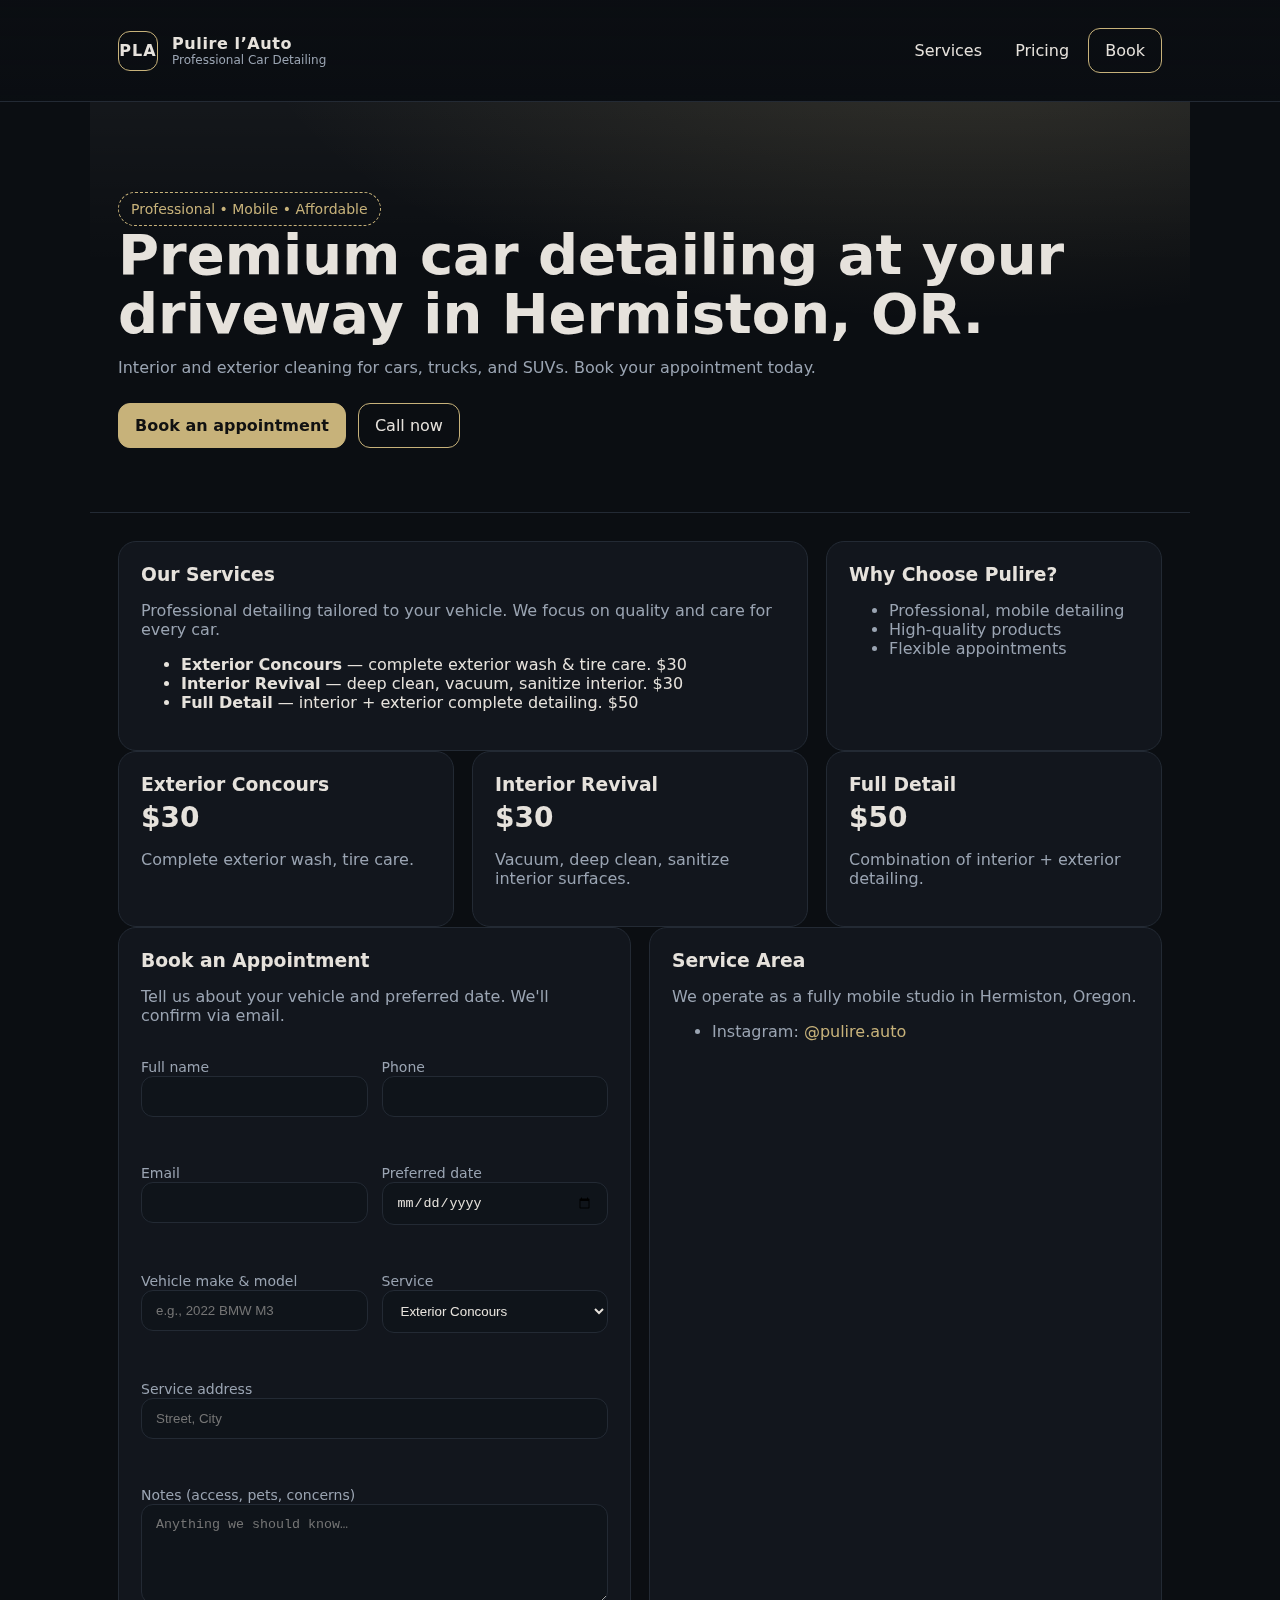
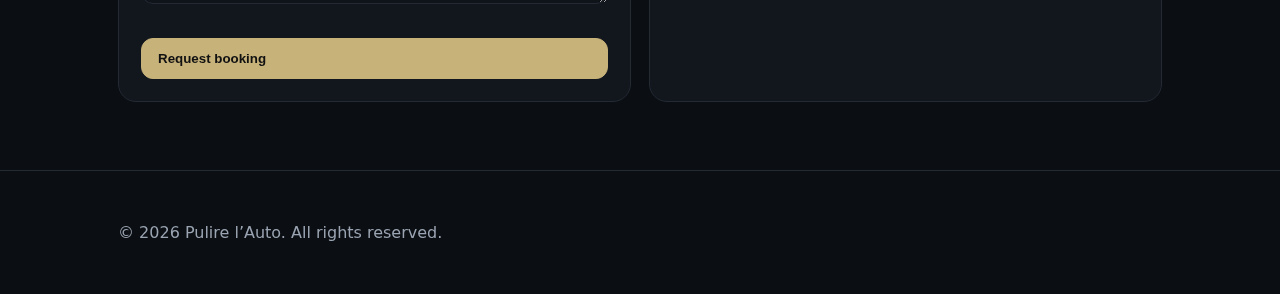
<file: index.html>
<!doctype html>
<html lang="en">
<head>
  <meta charset="utf-8" />
  <meta name="viewport" content="width=device-width, initial-scale=1" />
  <title>Pulire l’Auto — Professional Car Detailing</title>
  <meta name="description" content="Pulire l’Auto — Professional mobile car detailing in Hermiston, OR. Book an appointment online." />
  <style>
    :root{
      --bg:#0b0e12;
      --ink:#e6e2dc;
      --tint:#9aa4b2;
      --accent:#c7b27a;
      --card:#12161d;
      --stroke:#232a34;
    }
    *{box-sizing:border-box}
    html,body{margin:0;padding:0;font-family:ui-sans-serif,system-ui,-apple-system,Segoe UI,Roboto,Helvetica,Arial; color:var(--ink);background:var(--bg);}
    a{color:var(--accent);text-decoration:none}
    .container{max-width:1100px;margin-inline:auto;padding:28px}
    header{position:sticky;top:0;background:linear-gradient(to bottom, rgba(11,14,18,.95), rgba(11,14,18,.7));backdrop-filter:saturate(140%) blur(8px);border-bottom:1px solid var(--stroke);z-index:20}
    header .bar{display:flex;align-items:center;justify-content:space-between;gap:16px}
    .brand{display:flex;align-items:center;gap:14px}
    .emblem{height:40px;width:40px;border:1px solid var(--accent);border-radius:12px;display:grid;place-items:center;font-weight:700;letter-spacing:1px}
    .title{font-weight:700;letter-spacing:.6px}
    nav a{padding:10px 14px;border-radius:10px;color:var(--ink)}
    nav a:hover{background:rgba(255,255,255,.05)}
    .btn{display:inline-flex;align-items:center;gap:10px;padding:12px 16px;border-radius:12px;border:1px solid var(--accent);color:var(--ink)}
    .btn.solid{background:var(--accent);color:#111;border-color:var(--accent);font-weight:700}
    .hero{padding:90px 28px 64px;background:
      radial-gradient(1200px 500px at 80% -20%, rgba(199,178,122,.18), transparent 60%),
      linear-gradient(180deg, rgba(255,255,255,.04), transparent 40%);
      border-bottom:1px solid var(--stroke)}
    .hero h1{font-size:clamp(36px,5vw,56px);line-height:1.05;margin:0 0 14px}
    .hero p{color:var(--tint);max-width:720px;margin:0 0 26px}
    .pill{display:inline-flex;gap:8px;align-items:center;border:1px dashed var(--accent);color:var(--accent);padding:8px 12px;border-radius:999px;font-size:14px}
    .grid{display:grid;grid-template-columns:repeat(12,1fr);gap:18px}
    .card{grid-column:span 12;background:var(--card);border:1px solid var(--stroke);border-radius:18px;padding:22px}
    @media(min-width:900px){.span-4{grid-column:span 4}.span-6{grid-column:span 6}.span-8{grid-column:span 8}}
    .card h3{margin:0 0 6px}
    .muted{color:var(--tint)}
    .price{font-size:28px;font-weight:800}
    .badge{display:inline-block;padding:4px 10px;border:1px solid var(--accent);border-radius:999px;color:var(--accent);font-size:12px}
    form{display:grid;gap:14px}
    label{font-size:14px;color:var(--tint)}
    input,select,textarea{background:#0f141a;border:1px solid var(--stroke);border-radius:12px;color:var(--ink);padding:12px 14px;width:100%}
    textarea{min-height:100px;resize:vertical}
    .two{display:grid;gap:14px}
    @media(min-width:700px){.two{grid-template-columns:1fr 1fr}}
    .note{font-size:12px;color:var(--tint)}
    .success{display:none;margin-top:10px;color:#8fd694}
    footer{border-top:1px solid var(--stroke);margin-top:40px;padding:24px 0;color:var(--tint)}
  </style>
</head>
<body>
  <header>
    <div class="container bar">
      <div class="brand">
        <div class="emblem">PLA</div>
        <div>
          <div class="title">Pulire l’Auto</div>
          <div class="muted" style="font-size:12px">Professional Car Detailing</div>
        </div>
      </div>
      <nav>
        <a href="#services">Services</a>
        <a href="#pricing">Pricing</a>
        <a href="#booking" class="btn">Book</a>
      </nav>
    </div>
  </header>

  <section class="hero container">
    <span class="pill">Professional • Mobile • Affordable</span>
    <h1>Premium car detailing at your driveway in Hermiston, OR.</h1>
    <p class="muted">Interior and exterior cleaning for cars, trucks, and SUVs. Book your appointment today.</p>
    <div style="display:flex;gap:12px;flex-wrap:wrap">
      <a class="btn solid" href="#booking">Book an appointment</a>
      <a class="btn" href="tel:+1-000-000-0000">Call now</a>
    </div>
  </section>

  <main class="container" id="services">
    <div class="grid">
      <article class="card span-8">
        <h3>Our Services</h3>
        <p class="muted">Professional detailing tailored to your vehicle. We focus on quality and care for every car.</p>
        <ul>
          <li><strong>Exterior Concours</strong> — complete exterior wash & tire care. $30</li>
          <li><strong>Interior Revival</strong> — deep clean, vacuum, sanitize interior. $30</li>
          <li><strong>Full Detail</strong> — interior + exterior complete detailing. $50</li>
        </ul>
      </article>
      <aside class="card span-4">
        <h3>Why Choose Pulire?</h3>
        <ul class="muted">
          <li>Professional, mobile detailing</li>
          <li>High-quality products</li>
          <li>Flexible appointments</li>
        </ul>
      </aside>
    </div>

    <section id="pricing" class="grid" aria-label="Pricing">
      <div class="card span-4">
        <h3>Exterior Concours</h3>
        <div class="price">$30</div>
        <p class="muted">Complete exterior wash, tire care.</p>
      </div>
      <div class="card span-4">
        <h3>Interior Revival</h3>
        <div class="price">$30</div>
        <p class="muted">Vacuum, deep clean, sanitize interior surfaces.</p>
      </div>
      <div class="card span-4">
        <h3>Full Detail</h3>
        <div class="price">$50</div>
        <p class="muted">Combination of interior + exterior detailing.</p>
      </div>
    </section>

    <section id="booking" class="grid" aria-label="Booking">
      <div class="card span-6">
        <h3>Book an Appointment</h3>
        <p class="muted">Tell us about your vehicle and preferred date. We'll confirm via email.</p>
        <form action="https://formspree.io/f/xldwlvdv" method="POST" id="bookingForm">
          <div class="two">
            <p>
              <label>Full name</label>
              <input required name="name" autocomplete="name" />
            </p>
            <p>
              <label>Phone</label>
              <input required name="phone" type="tel" autocomplete="tel" />
            </p>
          </div>
          <div class="two">
            <p>
              <label>Email</label>
              <input required name="email" type="email" autocomplete="email" />
            </p>
            <p>
              <label>Preferred date</label>
              <input required name="date" type="date" />
            </p>
          </div>
          <div class="two">
            <p>
              <label>Vehicle make & model</label>
              <input required name="vehicle" placeholder="e.g., 2022 BMW M3" />
            </p>
            <p>
              <label>Service</label>
              <select name="service" required>
                <option value="Exterior Concours">Exterior Concours</option>
                <option value="Interior Revival">Interior Revival</option>
                <option value="Full Detail">Full Detail</option>
              </select>
            </p>
          </div>
          <p>
            <label>Service address</label>
            <input required name="address" placeholder="Street, City" autocomplete="street-address" />
          </p>
          <p>
            <label>Notes (access, pets, concerns)</label>
            <textarea name="notes" placeholder="Anything we should know…"></textarea>
          </p>
          <button class="btn solid" type="submit">Request booking</button>
          <div class="success" id="successMsg">Thanks! We received your request and will confirm shortly.</div>
        </form>
      </div>

      <div class="card span-6">
        <h3>Service Area</h3>
        <p class="muted">We operate as a fully mobile studio in Hermiston, Oregon.</p>
        <ul class="muted">
          <li>Instagram: <a href="https://instagram.com/pulire.auto" target="_blank" rel="noopener">@pulire.auto</a></li>
        </ul>
      </div>
    </section>
  </main>

  <footer>
    <div class="container">© <span id="year"></span> Pulire l’Auto. All rights reserved.</div>
  </footer>

  <script>
    document.getElementById('year').textContent = new Date().getFullYear();
    const form = document.getElementById('bookingForm');
    form?.addEventListener('submit', async function(e){
      e.preventDefault();
      const data = new FormData(form);
      const res = await fetch(form.action, {method:'POST', body:data, headers:{'Accept':'application/json'}});
      if(res.ok){document.getElementById('successMsg').style.display='block'; form.reset();}
      else{alert("Oops! Problem submitting form.")}
    });
  </script>
</body>
</html>
</file>
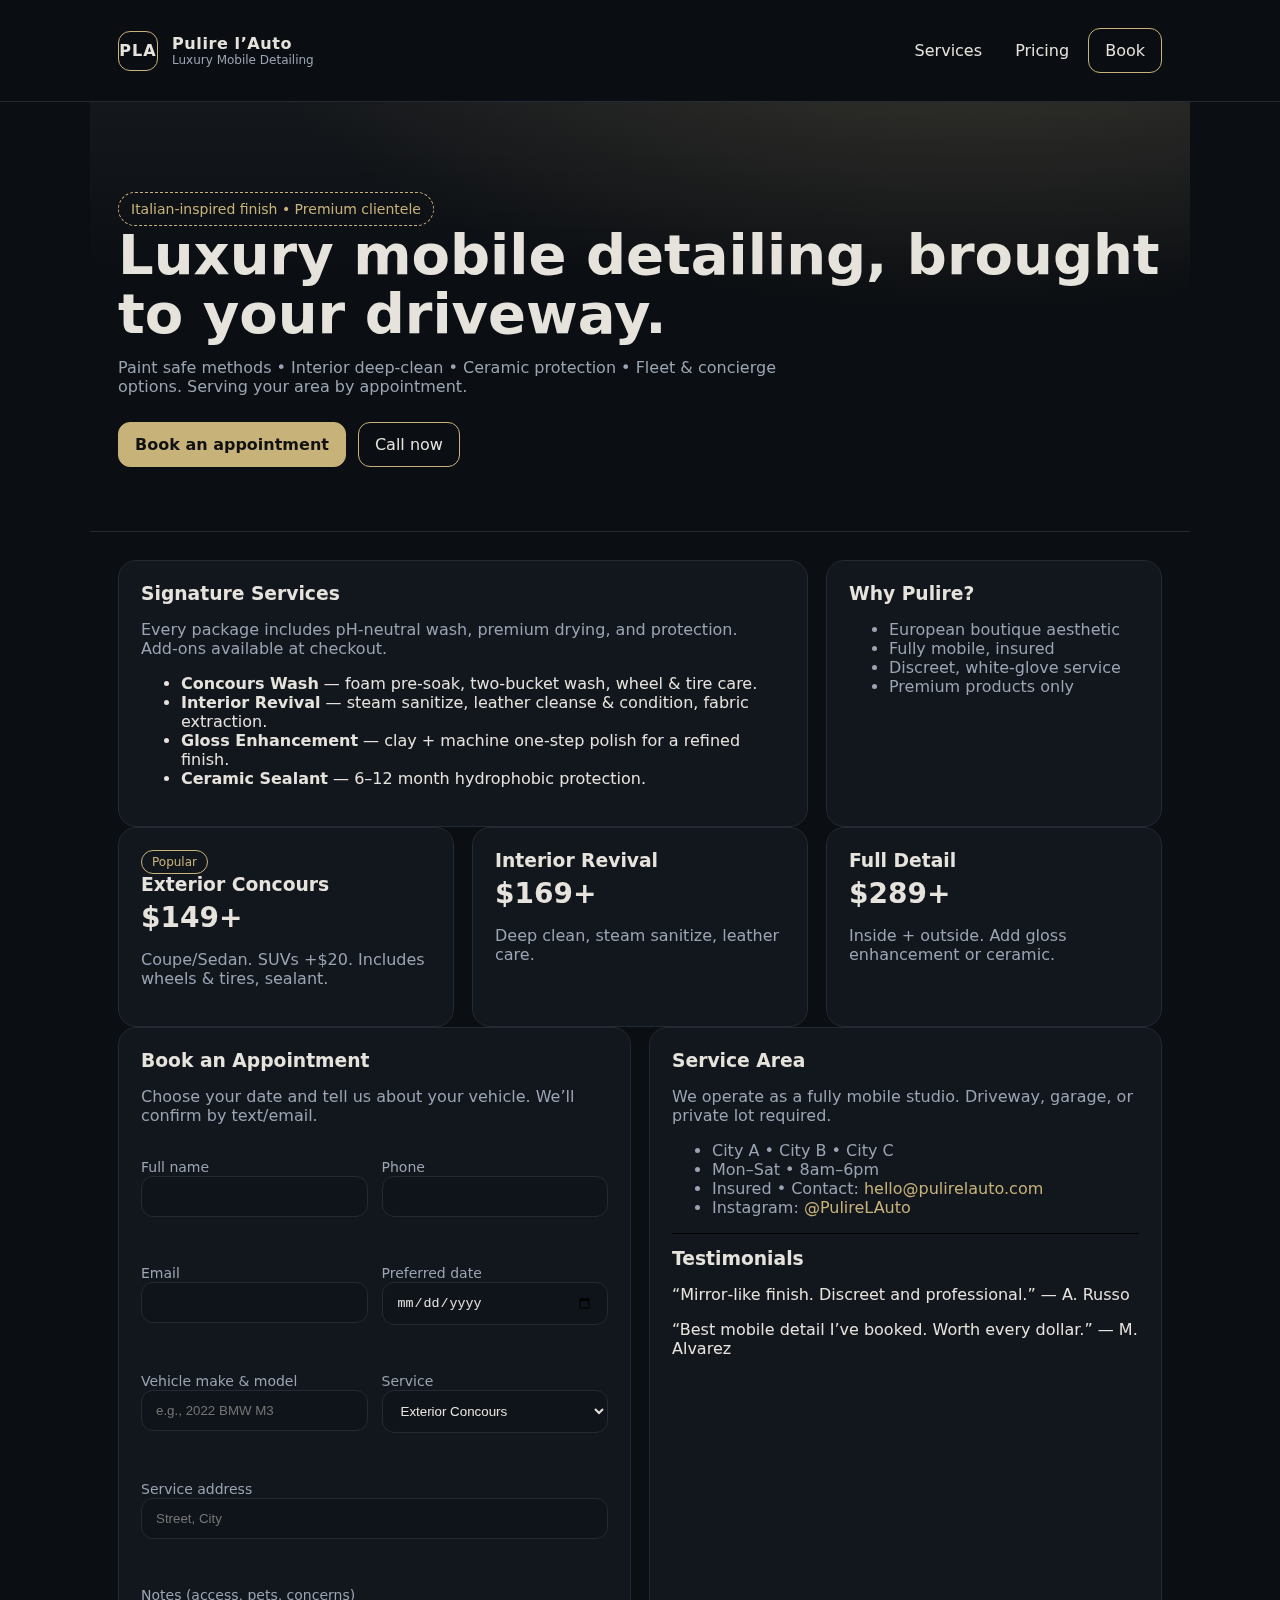
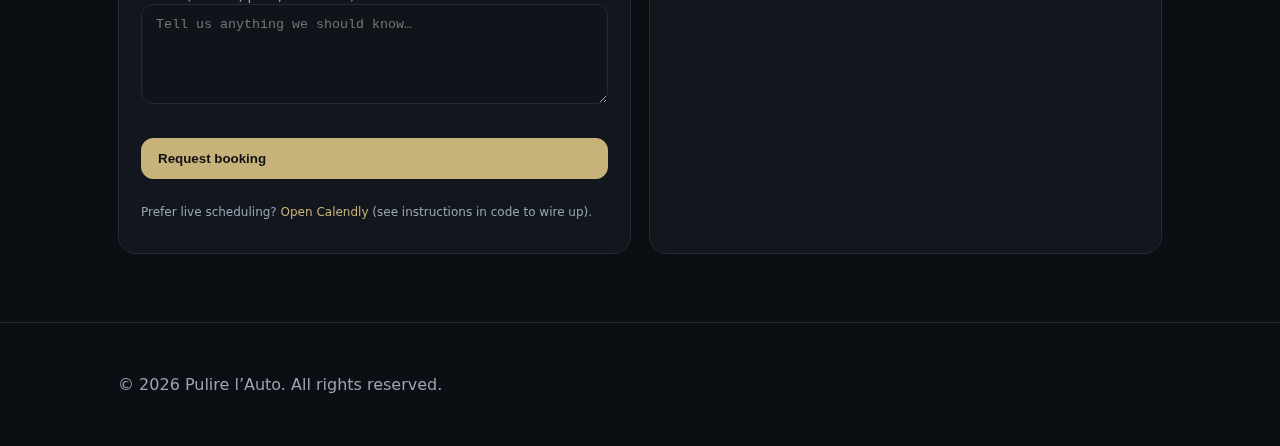
<file: pulire_lauto_one_page_booking_site.html>
<!doctype html>
<html lang="en">
<head>
  <meta charset="utf-8" />
  <meta name="viewport" content="width=device-width, initial-scale=1" />
  <title>Pulire l’Auto — Luxury Mobile Detailing</title>
  <meta name="description" content="Pulire l’Auto — Luxury mobile car detailing. Book an appointment online." />
  <style>
    :root{
      --bg:#0b0e12;          /* near‑black */
      --ink:#e6e2dc;         /* warm off‑white */
      --tint:#9aa4b2;        /* muted gray */
      --accent:#c7b27a;      /* champagne gold */
      --card:#12161d;        /* card bg */
      --stroke:#232a34;      /* subtle borders */
    }
    *{box-sizing:border-box}
    html,body{margin:0;padding:0;font-family:ui-sans-serif,system-ui,-apple-system,Segoe UI,Roboto,Helvetica,Arial; color:var(--ink);background:var(--bg);}
    a{color:var(--accent);text-decoration:none}
    .container{max-width:1100px;margin-inline:auto;padding:28px}
    /* Header */
    header{position:sticky;top:0;background:linear-gradient(to bottom, rgba(11,14,18,.95), rgba(11,14,18,.7));backdrop-filter:saturate(140%) blur(8px);border-bottom:1px solid var(--stroke);z-index:20}
    header .bar{display:flex;align-items:center;justify-content:space-between;gap:16px}
    .brand{display:flex;align-items:center;gap:14px}
    .emblem{height:40px;width:40px;border:1px solid var(--accent);border-radius:12px;display:grid;place-items:center;font-weight:700;letter-spacing:1px}
    .title{font-weight:700;letter-spacing:.6px}
    nav a{padding:10px 14px;border-radius:10px;color:var(--ink)}
    nav a:hover{background:rgba(255,255,255,.05)}
    .btn{display:inline-flex;align-items:center;gap:10px;padding:12px 16px;border-radius:12px;border:1px solid var(--accent);color:var(--ink)}
    .btn.solid{background:var(--accent);color:#111;border-color:var(--accent);font-weight:700}

    /* Hero */
    .hero{padding:90px 28px 64px;background:
      radial-gradient(1200px 500px at 80% -20%, rgba(199,178,122,.18), transparent 60%),
      linear-gradient(180deg, rgba(255,255,255,.04), transparent 40%);
      border-bottom:1px solid var(--stroke)
    }
    .hero h1{font-size:clamp(36px,5vw,56px);line-height:1.05;margin:0 0 14px}
    .hero p{color:var(--tint);max-width:720px;margin:0 0 26px}
    .pill{display:inline-flex;gap:8px;align-items:center;border:1px dashed var(--accent);color:var(--accent);padding:8px 12px;border-radius:999px;font-size:14px}

    /* Grid cards */
    .grid{display:grid;grid-template-columns:repeat(12,1fr);gap:18px}
    .card{grid-column:span 12;background:var(--card);border:1px solid var(--stroke);border-radius:18px;padding:22px}
    @media(min-width:900px){.span-4{grid-column:span 4}.span-6{grid-column:span 6}.span-8{grid-column:span 8}}
    .card h3{margin:0 0 6px}
    .muted{color:var(--tint)}

    /* Pricing */
    .price{font-size:28px;font-weight:800}
    .badge{display:inline-block;padding:4px 10px;border:1px solid var(--accent);border-radius:999px;color:var(--accent);font-size:12px}

    /* Form */
    form{display:grid;gap:14px}
    label{font-size:14px;color:var(--tint)}
    input,select,textarea{background:#0f141a;border:1px solid var(--stroke);border-radius:12px;color:var(--ink);padding:12px 14px;width:100%}
    textarea{min-height:100px;resize:vertical}
    .two{display:grid;gap:14px}
    @media(min-width:700px){.two{grid-template-columns:1fr 1fr}}
    .note{font-size:12px;color:var(--tint)}
    .success{display:none;margin-top:10px;color:#8fd694}

    footer{border-top:1px solid var(--stroke);margin-top:40px;padding:24px 0;color:var(--tint)}
  </style>
</head>
<body>
  <header>
    <div class="container bar">
      <div class="brand">
        <div class="emblem">PLA</div>
        <div>
          <div class="title">Pulire l’Auto</div>
          <div class="muted" style="font-size:12px">Luxury Mobile Detailing</div>
        </div>
      </div>
      <nav>
        <a href="#services">Services</a>
        <a href="#pricing">Pricing</a>
        <a href="#booking" class="btn">Book</a>
      </nav>
    </div>
  </header>

  <section class="hero container">
    <span class="pill">Italian‑inspired finish • Premium clientele</span>
    <h1>Luxury mobile detailing, brought to your driveway.</h1>
    <p class="muted">Paint safe methods • Interior deep‑clean • Ceramic protection • Fleet & concierge options. Serving your area by appointment.</p>
    <div style="display:flex;gap:12px;flex-wrap:wrap">
      <a class="btn solid" href="#booking">Book an appointment</a>
      <a class="btn" href="tel:+1-000-000-0000">Call now</a>
    </div>
  </section>

  <main class="container" id="services">
    <div class="grid">
      <article class="card span-8">
        <h3>Signature Services</h3>
        <p class="muted">Every package includes pH‑neutral wash, premium drying, and protection. Add‑ons available at checkout.</p>
        <ul>
          <li><strong>Concours Wash</strong> — foam pre‑soak, two‑bucket wash, wheel & tire care.</li>
          <li><strong>Interior Revival</strong> — steam sanitize, leather cleanse & condition, fabric extraction.</li>
          <li><strong>Gloss Enhancement</strong> — clay + machine one‑step polish for a refined finish.</li>
          <li><strong>Ceramic Sealant</strong> — 6–12 month hydrophobic protection.</li>
        </ul>
      </article>
      <aside class="card span-4">
        <h3>Why Pulire?</h3>
        <ul class="muted">
          <li>European boutique aesthetic</li>
          <li>Fully mobile, insured</li>
          <li>Discreet, white‑glove service</li>
          <li>Premium products only</li>
        </ul>
      </aside>
    </div>

    <section id="pricing" class="grid" aria-label="Pricing">
      <div class="card span-4">
        <div class="badge">Popular</div>
        <h3>Exterior Concours</h3>
        <div class="price">$149+</div>
        <p class="muted">Coupe/Sedan. SUVs +$20. Includes wheels & tires, sealant.</p>
      </div>
      <div class="card span-4">
        <h3>Interior Revival</h3>
        <div class="price">$169+</div>
        <p class="muted">Deep clean, steam sanitize, leather care.</p>
      </div>
      <div class="card span-4">
        <h3>Full Detail</h3>
        <div class="price">$289+</div>
        <p class="muted">Inside + outside. Add gloss enhancement or ceramic.</p>
      </div>
    </section>

    <section id="booking" class="grid" aria-label="Booking">
      <div class="card span-6">
        <h3>Book an Appointment</h3>
        <p class="muted">Choose your date and tell us about your vehicle. We’ll confirm by text/email.</p>

        <!--
          OPTION A — Netlify Forms (no backend):
          1) Deploy this file to Netlify.
          2) Form submissions appear in the Netlify dashboard.
        -->
        <form name="pulire-booking" method="POST" data-netlify="true" netlify-honeypot="bot-field" id="bookingForm">
          <input type="hidden" name="form-name" value="pulire-booking" />
          <p style="display:none">
            <label>Don’t fill this out if you’re human: <input name="bot-field" /></label>
          </p>

          <div class="two">
            <p>
              <label>Full name</label>
              <input required name="name" autocomplete="name" />
            </p>
            <p>
              <label>Phone</label>
              <input required name="phone" type="tel" autocomplete="tel" />
            </p>
          </div>

          <div class="two">
            <p>
              <label>Email</label>
              <input required name="email" type="email" autocomplete="email" />
            </p>
            <p>
              <label>Preferred date</label>
              <input required name="date" type="date" />
            </p>
          </div>

          <div class="two">
            <p>
              <label>Vehicle make & model</label>
              <input required name="vehicle" placeholder="e.g., 2022 BMW M3" />
            </p>
            <p>
              <label>Service</label>
              <select name="service" required>
                <option value="Exterior Concours">Exterior Concours</option>
                <option value="Interior Revival">Interior Revival</option>
                <option value="Full Detail">Full Detail</option>
                <option value="Gloss Enhancement">Gloss Enhancement</option>
                <option value="Ceramic Sealant">Ceramic Sealant</option>
              </select>
            </p>
          </div>

          <p>
            <label>Service address</label>
            <input required name="address" placeholder="Street, City" autocomplete="street-address" />
          </p>

          <p>
            <label>Notes (access, pets, concerns)</label>
            <textarea name="notes" placeholder="Tell us anything we should know…"></textarea>
          </p>

          <button class="btn solid" type="submit">Request booking</button>
          <div class="success" id="successMsg">Thanks! We received your request and will confirm shortly.</div>
          <p class="note">Prefer live scheduling? <a href="#" id="calendlyLink">Open Calendly</a> (see instructions in code to wire up).</p>
        </form>

        <!--
          OPTION B — Formspree (email to you):
          1) Replace the <form> tag with: <form action="https://formspree.io/f/yourid" method="POST"> and remove Netlify attributes.
          2) Create a free Formspree form to get your endpoint.

          OPTION C — Calendly popup (true self‑serve scheduling):
          1) Create a Calendly event type.
          2) Add this script before </body>:
             <script src="https://assets.calendly.com/assets/external/widget.js" defer></script>
          3) Replace the # link above with your scheduling link and attach:
             document.querySelector('#calendlyLink').addEventListener('click', (e)=>{ e.preventDefault(); Calendly.initPopupWidget({url:'https://calendly.com/your-handle/60min'}); });
        -->
      </div>

      <div class="card span-6">
        <h3>Service Area</h3>
        <p class="muted">We operate as a fully mobile studio. Driveway, garage, or private lot required.</p>
        <ul class="muted">
          <li>City A • City B • City C</li>
          <li>Mon–Sat • 8am–6pm</li>
          <li>Insured • Contact: <a href="mailto:hello@pulirelauto.com">hello@pulirelauto.com</a></li>
          <li>Instagram: <a href="https://instagram.com/PulireLAuto" target="_blank" rel="noopener">@PulireLAuto</a></li>
        </ul>
        <hr style="border-color:var(--stroke);border-width:1px 0 0;margin:14px 0">
        <h3>Testimonials</h3>
        <p>“Mirror‑like finish. Discreet and professional.” — A. Russo</p>
        <p>“Best mobile detail I’ve booked. Worth every dollar.” — M. Alvarez</p>
      </div>
    </section>
  </main>

  <footer>
    <div class="container">© <span id="year"></span> Pulire l’Auto. All rights reserved.</div>
  </footer>

  <script>
    document.getElementById('year').textContent = new Date().getFullYear();
    // Netlify: show success message on static redirect thank-you (progressive enhancement)
    const form = document.getElementById('bookingForm');
    form?.addEventListener('submit', function(){
      // On static hosts without serverless handling, we still give instant feedback:
      setTimeout(()=>document.getElementById('successMsg').style.display='block', 300);
    });
  </script>
</body>
</html>
</file>
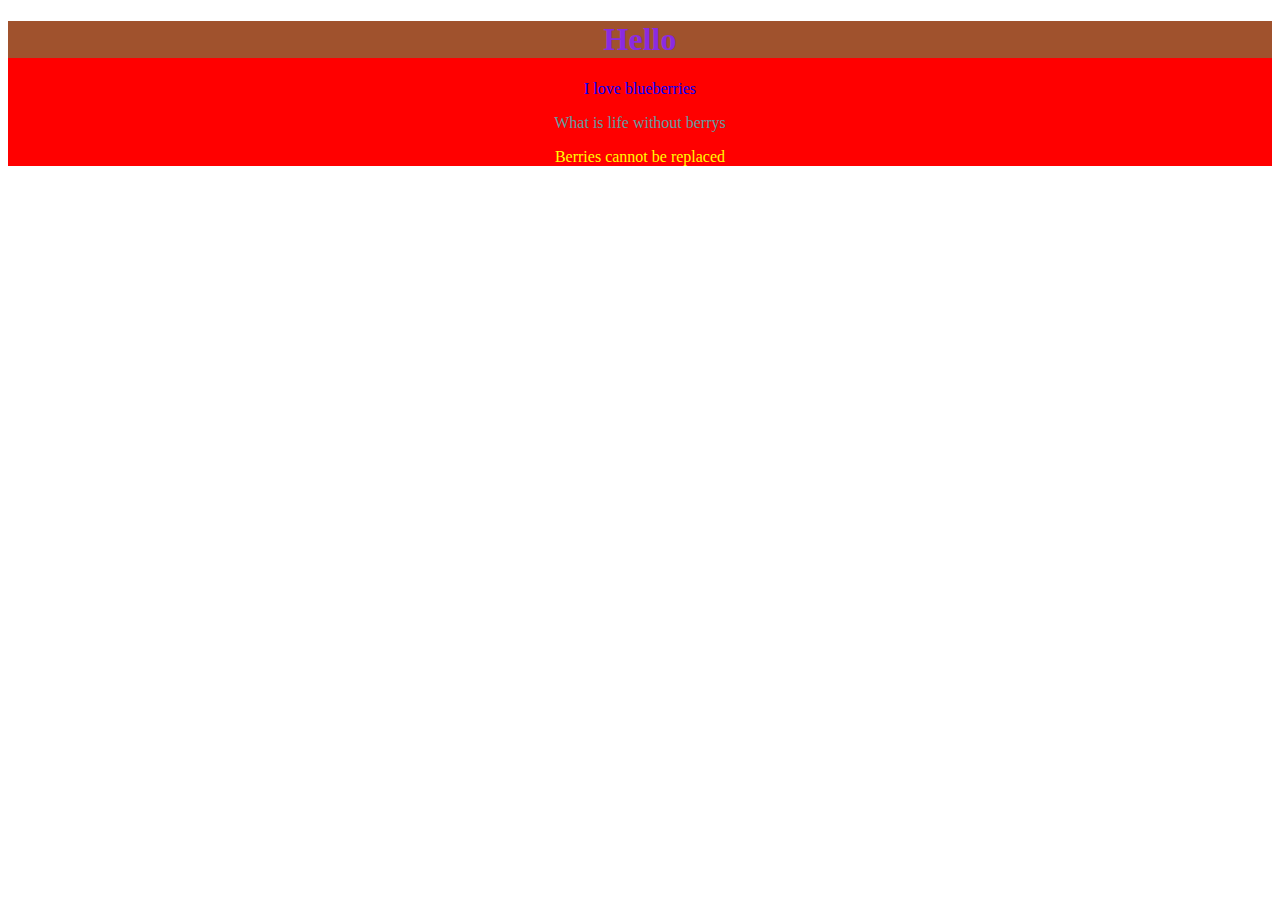
<file: PortfolioCS/cs195 Backup/css.html>
<!DOCTYPE html>
<html lang="en">
  <head>
    <meta charset="UTF-8" />
    <meta name="viewport" content="width=device-width, initial-scale=1.0" />
    <title>Document</title>
    <style>
      #logo {
        color: blueviolet;
        background-color: sienna;
      }
      #Inner {
        text-align: center;
        background-color: red;
      }
      p {
        color: blue;
      }
      .noo {
        color: yellow;
      }
      .yurr {
        color: cadetblue;
      }
    </style>
  </head>
  <body>
    <div id="Inner">
      <h1 id="logo">Hello</h1>
      <p>I love blueberries</p>
      <p class="yurr">What is life without berrys</p>
      <p class="noo">Berries cannot be replaced</p>
    </div>
  </body>
</html>
</file>
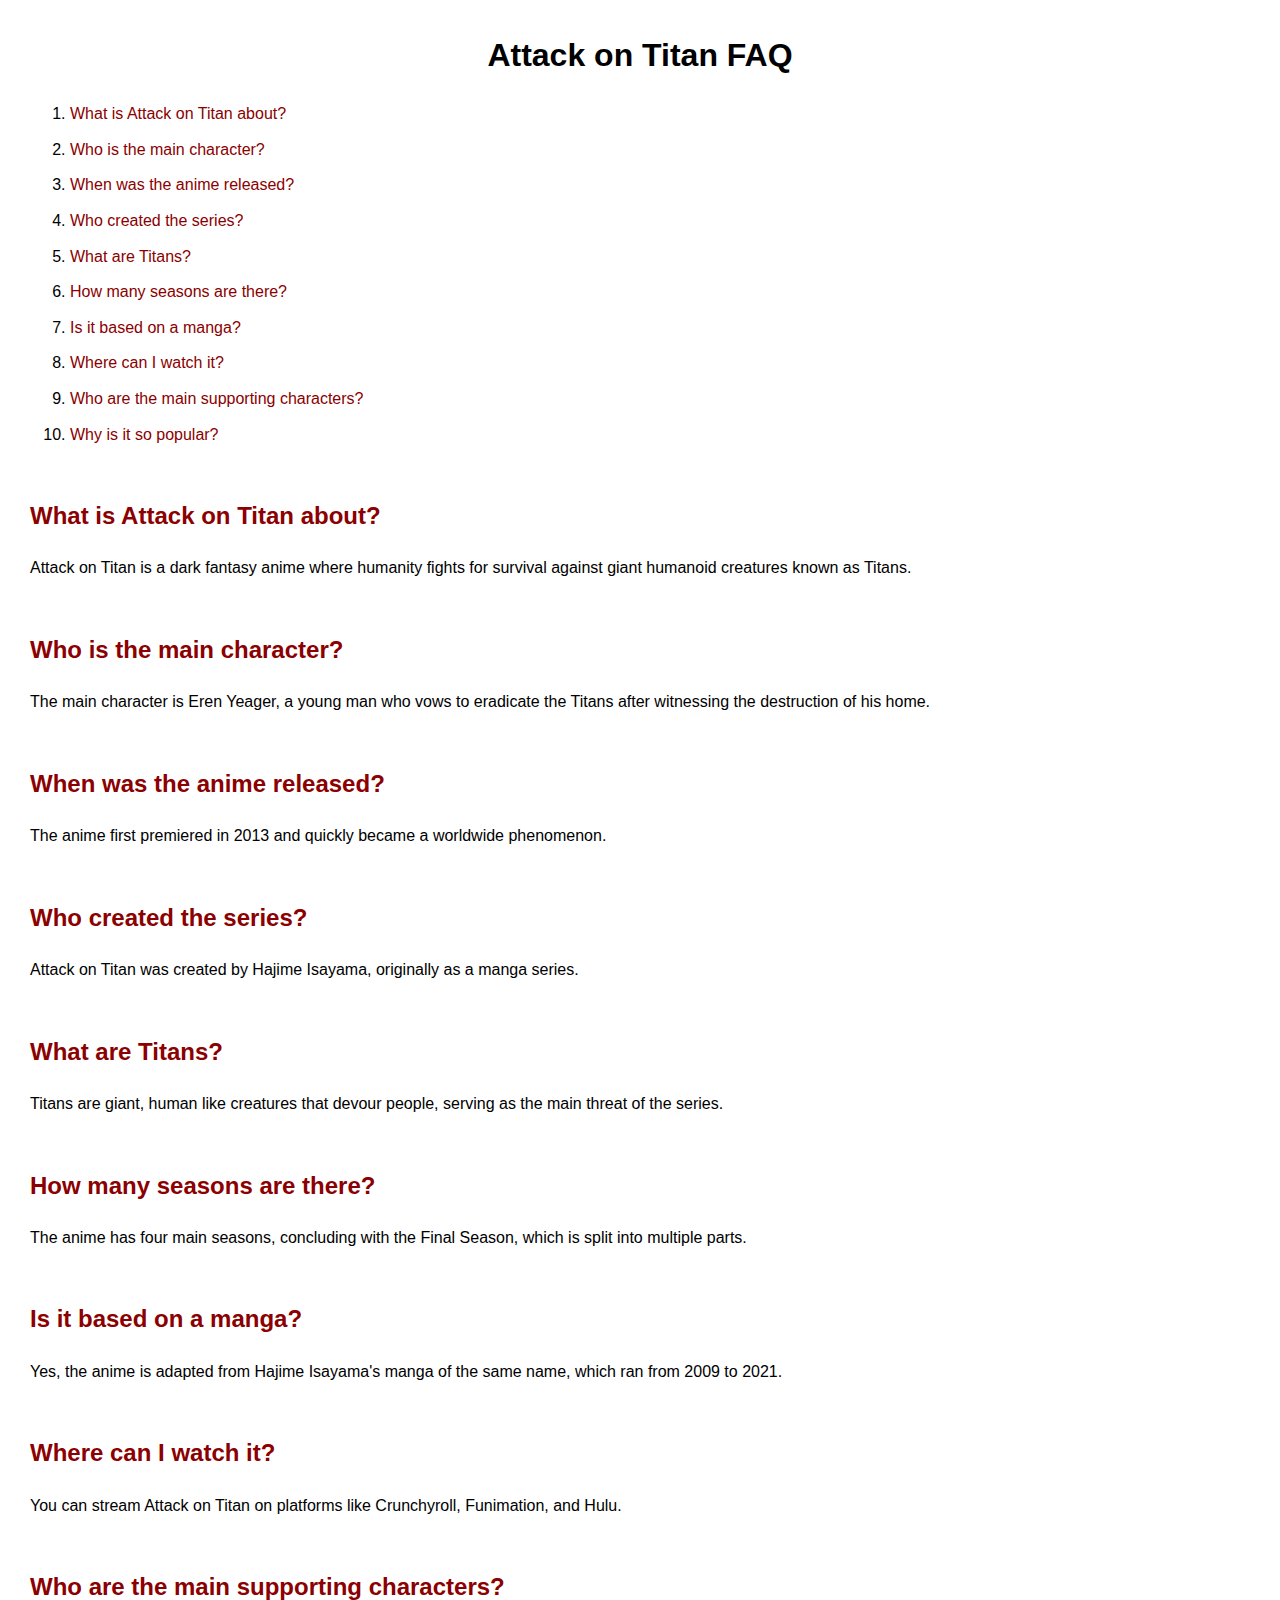
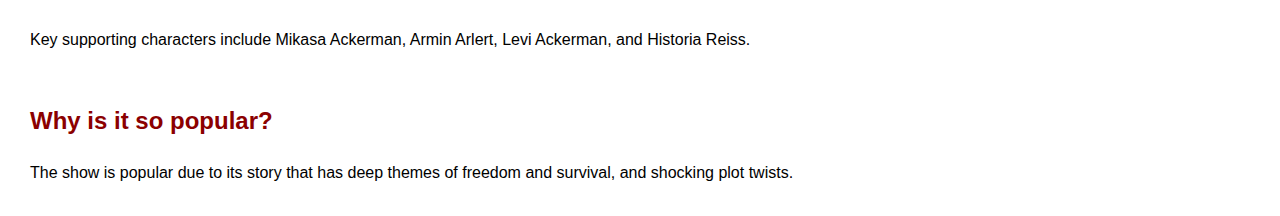
<file: PortfolioCS/cs195 Backup/faq.html>
<!DOCTYPE html>
<html lang="en">
  <head>
    <meta charset="UTF-8" />
    <meta name="viewport" content="width=device-width, initial-scale=1.0" />
    <title>Attack on Titan FAQ</title>
    <style>
      body {
        font-family: Arial, sans-serif;
        margin: 30px;
        line-height: 1.6;
      }
      h1 {
        text-align: center;
        margin-bottom: 20px;
      }
      ol {
        margin-bottom: 30px;
      }
      ol li {
        margin: 10px 0;
      }
      a {
        text-decoration: none;
        color: darkred;
      }
      a:hover {
        text-decoration: underline;
      }
      h2 {
        margin-top: 50px;
        color: darkred;
      }
    </style>
  </head>
  <body>
    <h1>Attack on Titan FAQ</h1>
    <ol>
      <li><a href="#q1">What is Attack on Titan about?</a></li>
      <li><a href="#q2">Who is the main character?</a></li>
      <li><a href="#q3">When was the anime released?</a></li>
      <li><a href="#q4">Who created the series?</a></li>
      <li><a href="#q5">What are Titans?</a></li>
      <li><a href="#q6">How many seasons are there?</a></li>
      <li><a href="#q7">Is it based on a manga?</a></li>
      <li><a href="#q8">Where can I watch it?</a></li>
      <li><a href="#q9">Who are the main supporting characters?</a></li>
      <li><a href="#q10">Why is it so popular?</a></li>
    </ol>
    <h2 id="q1">What is Attack on Titan about?</h2>
    <p>
      Attack on Titan is a dark fantasy anime where humanity fights for survival
      against giant humanoid creatures known as Titans.
    </p>
    <h2 id="q2">Who is the main character?</h2>
    <p>
      The main character is Eren Yeager, a young man who vows to eradicate the
      Titans after witnessing the destruction of his home.
    </p>
    <h2 id="q3">When was the anime released?</h2>
    <p>
      The anime first premiered in 2013 and quickly became a worldwide
      phenomenon.
    </p>
    <h2 id="q4">Who created the series?</h2>
    <p>
      Attack on Titan was created by Hajime Isayama, originally as a manga
      series.
    </p>
    <h2 id="q5">What are Titans?</h2>
    <p>
      Titans are giant, human like creatures that devour people, serving as the
      main threat of the series.
    </p>
    <h2 id="q6">How many seasons are there?</h2>
    <p>
      The anime has four main seasons, concluding with the Final Season, which
      is split into multiple parts.
    </p>
    <h2 id="q7">Is it based on a manga?</h2>
    <p>
      Yes, the anime is adapted from Hajime Isayama's manga of the same name,
      which ran from 2009 to 2021.
    </p>
    <h2 id="q8">Where can I watch it?</h2>
    <p>
      You can stream Attack on Titan on platforms like Crunchyroll, Funimation,
      and Hulu.
    </p>
    <h2 id="q9">Who are the main supporting characters?</h2>
    <p>
      Key supporting characters include Mikasa Ackerman, Armin Arlert, Levi
      Ackerman, and Historia Reiss.
    </p>
    <h2 id="q10">Why is it so popular?</h2>
    <p>
      The show is popular due to its story that has deep themes of freedom and
      survival, and shocking plot twists.
    </p>
  </body>
</html>
</file>
